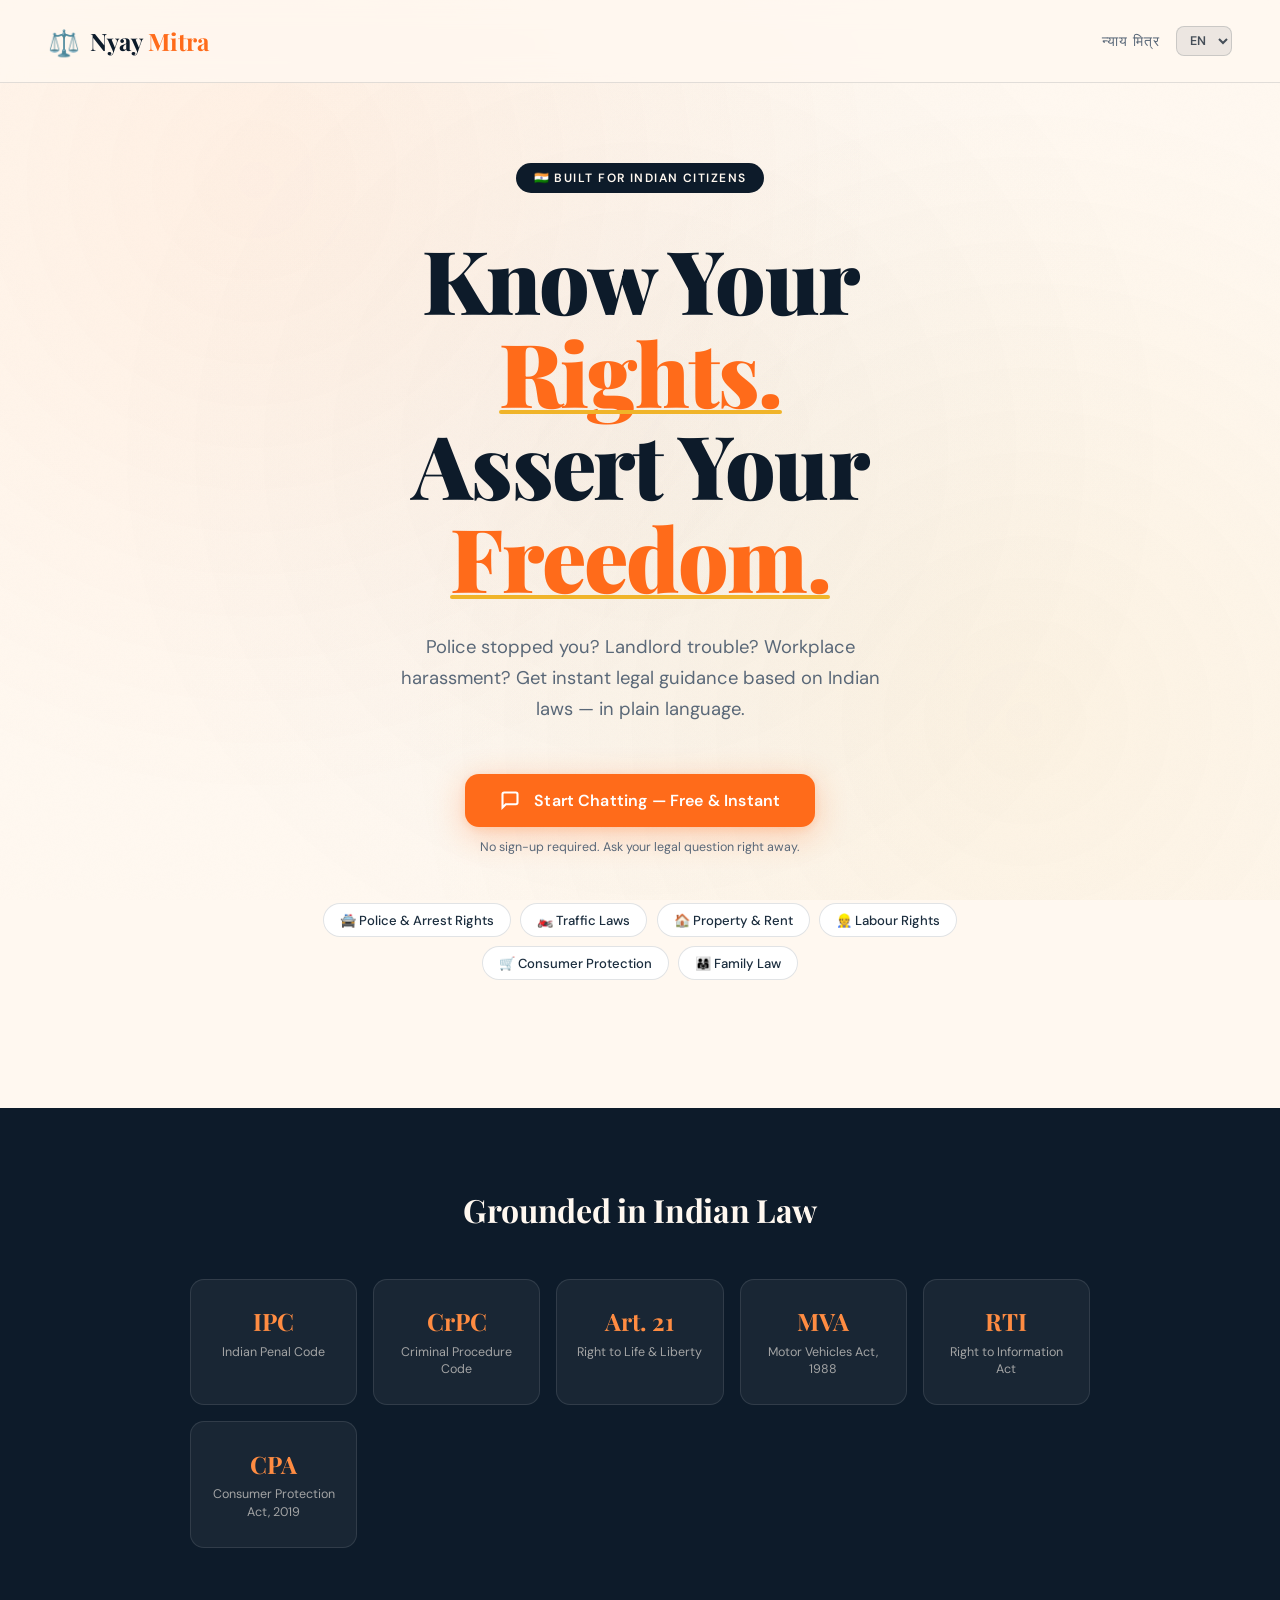
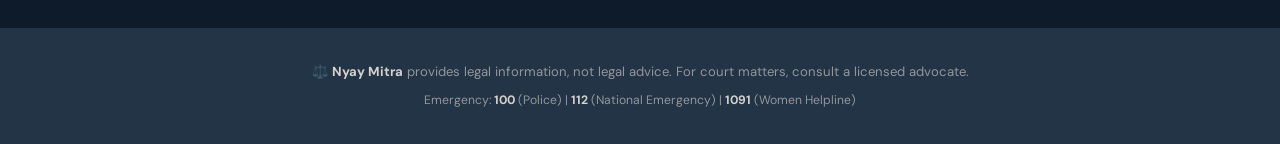
<file: index.html>
<!DOCTYPE html>
<html lang="en">
<head>
  <meta charset="UTF-8" />
  <meta name="viewport" content="width=device-width, initial-scale=1.0" />
  <title>Nyay Mitra — Your Legal Friend</title>
  <link rel="preconnect" href="https://fonts.googleapis.com">
  <link href="https://fonts.googleapis.com/css2?family=Playfair+Display:wght@400;700;900&family=DM+Sans:wght@300;400;500;600&display=swap" rel="stylesheet">
  <link rel="stylesheet" href="css/index.css" />
</head>
<body>
  <!-- Background pattern -->
  <div class="bg-pattern"></div>
  <div class="grain"></div>

  <!-- Nav -->
  <nav class="navbar">
    <div class="logo">
      <span class="logo-icon">⚖️</span>
      <span class="logo-text">Nyay <span class="accent">Mitra</span></span>
    </div>
    <div class="nav-right" style="display:flex;align-items:center;gap:1rem;">
      <div class="nav-tagline" data-i18n="navTagline">न्याय मित्र</div>
      <div id="langSwitcherContainer"></div>
    </div>
  </nav>

  <!-- Hero -->
  <main class="hero">
    <div class="hero-badge" data-i18n="heroBadge">🇮🇳 Built for Indian Citizens</div>
    <h1 class="hero-title">
      <span data-i18n="heroTitle1">Know Your</span><br/>
      <span class="title-highlight" data-i18n="heroTitle2">Rights.</span><br/>
      <span data-i18n="heroTitle3">Assert Your</span><br/>
      <span class="title-highlight" data-i18n="heroTitle4">Freedom.</span>
    </h1>
    <p class="hero-sub" data-i18n="heroSub">
      Police stopped you? Landlord trouble? Workplace harassment?
      Get instant legal guidance based on Indian laws — in plain language.
    </p>

    <div class="cta-block">
      <a href="chat.html" class="start-btn">
        <svg width="20" height="20" viewBox="0 0 24 24" fill="none" stroke="currentColor" stroke-width="2.5">
          <path d="M21 15a2 2 0 0 1-2 2H7l-4 4V5a2 2 0 0 1 2-2h14a2 2 0 0 1 2 2z"/>
        </svg>
        <span data-i18n="startBtn">Start Chatting — Free &amp; Instant</span>
      </a>
      <p class="login-note" data-i18n="loginNote">No sign-up required. Ask your legal question right away.</p>
    </div>

    <!-- Feature pills -->
    <div class="features-row">
      <div class="feature-pill" data-i18n="pill1">🚔 Police &amp; Arrest Rights</div>
      <div class="feature-pill" data-i18n="pill2">🏍️ Traffic Laws</div>
      <div class="feature-pill" data-i18n="pill3">🏠 Property &amp; Rent</div>
      <div class="feature-pill" data-i18n="pill4">👷 Labour Rights</div>
      <div class="feature-pill" data-i18n="pill5">🛒 Consumer Protection</div>
      <div class="feature-pill" data-i18n="pill6">👨‍👩‍👧 Family Law</div>
    </div>
  </main>

  <!-- Laws section -->
  <section class="laws-section">
    <h2 class="laws-title" data-i18n="lawsTitle">Grounded in Indian Law</h2>
    <div class="laws-grid">
      <div class="law-card">
        <div class="law-num">IPC</div>
        <div class="law-name">Indian Penal Code</div>
      </div>
      <div class="law-card">
        <div class="law-num">CrPC</div>
        <div class="law-name">Criminal Procedure Code</div>
      </div>
      <div class="law-card">
        <div class="law-num">Art. 21</div>
        <div class="law-name">Right to Life &amp; Liberty</div>
      </div>
      <div class="law-card">
        <div class="law-num">MVA</div>
        <div class="law-name">Motor Vehicles Act, 1988</div>
      </div>
      <div class="law-card">
        <div class="law-num">RTI</div>
        <div class="law-name">Right to Information Act</div>
      </div>
      <div class="law-card">
        <div class="law-num">CPA</div>
        <div class="law-name">Consumer Protection Act, 2019</div>
      </div>
    </div>
  </section>

  <!-- Footer -->
  <footer class="footer">
    <p data-i18n="footerDisclaimer" data-i18n-html="true">⚖️ <strong>Nyay Mitra</strong> provides legal information, not legal advice. For court matters, consult a licensed advocate.</p>
    <p class="footer-small" data-i18n="footerEmergency" data-i18n-html="true">Emergency: <strong>100</strong> (Police) | <strong>112</strong> (National Emergency) | <strong>1091</strong> (Women Helpline)</p>
  </footer>

  <script src="js/i18n.js"></script>
  <script>
    LangManager.init();
    buildLangSwitcher('langSwitcherContainer');
    applyTranslations();
  </script>
</body>
</html>
</file>
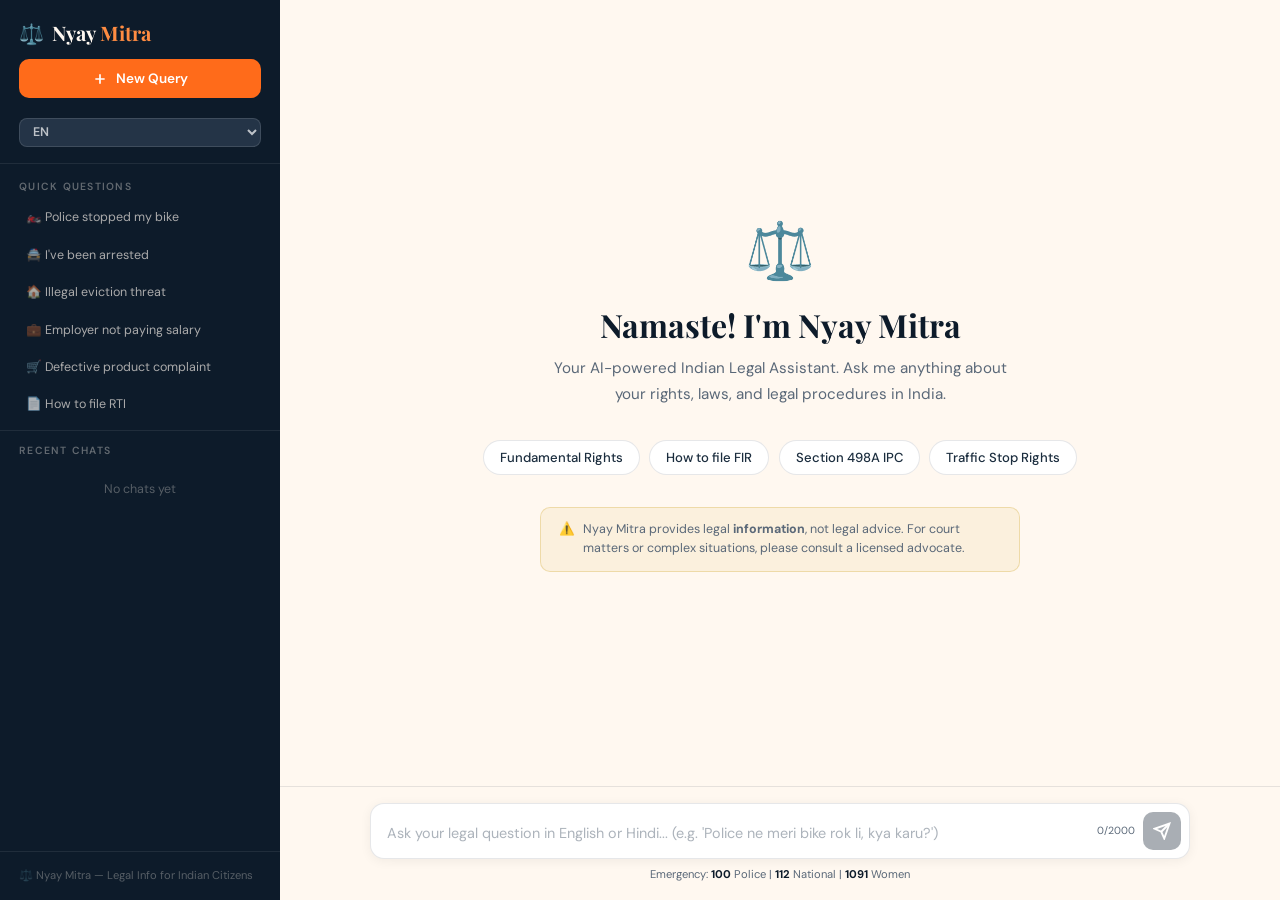
<file: chat.html>
<!DOCTYPE html>
<html lang="en">
<head>
  <meta charset="UTF-8" />
  <meta name="viewport" content="width=device-width, initial-scale=1.0" />
  <title>Nyay Mitra — Chat</title>
  <link rel="preconnect" href="https://fonts.googleapis.com">
  <link href="https://fonts.googleapis.com/css2?family=Playfair+Display:wght@400;700&family=DM+Sans:wght@300;400;500;600&family=DM+Mono:wght@400;500&display=swap" rel="stylesheet">
  <link rel="stylesheet" href="css/chat.css" />
</head>
<body>
  <!-- Sidebar -->
  <aside class="sidebar" id="sidebar">
    <div class="sidebar-header">
      <a href="/" class="sidebar-logo">
        <span>⚖️</span>
        <span class="sidebar-logo-text">Nyay <span class="acc">Mitra</span></span>
      </a>
      <button class="new-chat-btn" id="newChatBtn" title="New Chat">
        <svg width="16" height="16" viewBox="0 0 24 24" fill="none" stroke="currentColor" stroke-width="2.5">
          <path d="M12 5v14M5 12h14"/>
        </svg>
        <span data-i18n="newQuery">New Query</span>
      </button>
      <!-- Language switcher injected here -->
      <div id="langSwitcherContainer"></div>
    </div>

    <!-- Quick questions -->
    <div class="quick-section">
      <div class="quick-label" data-i18n="quickLabel">Quick Questions</div>
      <div class="quick-items">
        <button class="quick-item" data-i18n-data-q="q1text" data-q="Police just stopped my bike. What are my rights and what documents do I need to show?"><span data-i18n="q1">🏍️ Police stopped my bike</span></button>
        <button class="quick-item" data-i18n-data-q="q2text" data-q="I have been arrested. What are my rights during arrest under Indian law?"><span data-i18n="q2">🚔 I've been arrested</span></button>
        <button class="quick-item" data-i18n-data-q="q3text" data-q="My landlord is trying to evict me illegally. What are my rights as a tenant in India?"><span data-i18n="q3">🏠 Illegal eviction threat</span></button>
        <button class="quick-item" data-i18n-data-q="q4text" data-q="My employer is not paying my salary. What legal options do I have under Indian labour law?"><span data-i18n="q4">💼 Employer not paying salary</span></button>
        <button class="quick-item" data-i18n-data-q="q5text" data-q="I bought a defective product online. How can I file a consumer complaint in India?"><span data-i18n="q5">🛒 Defective product complaint</span></button>
        <button class="quick-item" data-i18n-data-q="q6text" data-q="I want to file an RTI application. How do I do it and what can I ask for?"><span data-i18n="q6">📄 How to file RTI</span></button>
      </div>
    </div>

    <!-- Chat history -->
    <div class="history-section">
      <div class="history-label" data-i18n="recentChats">Recent Chats</div>
      <div class="history-list" id="historyList">
        <div class="history-loading" data-i18n="loadingHistory">Loading history...</div>
      </div>
    </div>

    <!-- Sidebar footer -->
    <div class="sidebar-footer">
      <p class="sidebar-note">⚖️ Nyay Mitra — Legal Info for Indian Citizens</p>
    </div>
  </aside>

  <!-- Mobile toggle -->
  <button class="mobile-sidebar-toggle" id="sidebarToggle">
    <svg width="20" height="20" viewBox="0 0 24 24" fill="none" stroke="currentColor" stroke-width="2">
      <line x1="3" y1="6" x2="21" y2="6"/><line x1="3" y1="12" x2="21" y2="12"/><line x1="3" y1="18" x2="21" y2="18"/>
    </svg>
  </button>

  <!-- Main chat area -->
  <main class="chat-main">
    <!-- Welcome screen -->
    <div class="welcome-screen" id="welcomeScreen">
      <div class="welcome-icon">⚖️</div>
      <h2 class="welcome-title" data-i18n="welcomeTitle">Namaste! I'm Nyay Mitra</h2>
      <p class="welcome-sub" data-i18n="welcomeSub">Your AI-powered Indian Legal Assistant. Ask me anything about your rights, laws, and legal procedures in India.</p>
      <div class="welcome-chips">
        <div class="chip" id="chip1" data-i18n="chip1">Fundamental Rights</div>
        <div class="chip" id="chip2" data-i18n="chip2">How to file FIR</div>
        <div class="chip" id="chip3" data-i18n="chip3">Section 498A IPC</div>
        <div class="chip" id="chip4" data-i18n="chip4">Traffic Stop Rights</div>
      </div>
      <div class="disclaimer-box">
        <span>⚠️</span>
        <span data-i18n="disclaimer" data-i18n-html="true">Nyay Mitra provides legal <strong>information</strong>, not legal advice. For court matters or complex situations, please consult a licensed advocate.</span>
      </div>
    </div>

    <!-- Messages -->
    <div class="messages-container" id="messagesContainer" style="display:none;">
      <div class="messages-list" id="messagesList"></div>
    </div>

    <!-- Input area -->
    <div class="input-area">
      <div class="input-wrapper">
        <textarea
          id="messageInput"
          class="message-input"
          data-i18n-placeholder="inputPlaceholder"
          placeholder="Ask your legal question in English or Hindi..."
          rows="1"
          maxlength="2000"
        ></textarea>
        <div class="input-actions">
          <span class="char-count" id="charCount">0/2000</span>
          <button class="send-btn" id="sendBtn" disabled>
            <svg width="18" height="18" viewBox="0 0 24 24" fill="none" stroke="currentColor" stroke-width="2.5">
              <line x1="22" y1="2" x2="11" y2="13"/>
              <polygon points="22 2 15 22 11 13 2 9 22 2"/>
            </svg>
          </button>
        </div>
      </div>
      <p class="input-note" data-i18n="inputNote" data-i18n-html="true">Emergency: <strong>100</strong> Police | <strong>112</strong> National | <strong>1091</strong> Women</p>
    </div>
  </main>

  <script src="js/config.js"></script>
  <script src="js/i18n.js"></script>
  <script src="js/chat.js"></script>
</body>
</html>
</file>
<file: css/index.css>
*, *::before, *::after { box-sizing: border-box; margin: 0; padding: 0; }

:root {
  --saffron: #FF6B1A;
  --saffron-light: #FF8C42;
  --deep-navy: #0D1B2A;
  --navy: #1B2D3E;
  --navy-mid: #243447;
  --cream: #FFF8F0;
  --cream-dark: #F5EBD8;
  --gold: #C8960C;
  --gold-light: #F0B429;
  --green: #2ECC71;
  --text-primary: #0D1B2A;
  --text-muted: #5A6878;
  --border: rgba(13,27,42,0.12);
}

html { scroll-behavior: smooth; }

body {
  font-family: 'DM Sans', sans-serif;
  background: var(--cream);
  color: var(--text-primary);
  min-height: 100vh;
  overflow-x: hidden;
  position: relative;
}

/* Background pattern - Ashoka Chakra-inspired */
.bg-pattern {
  position: fixed;
  inset: 0;
  background-image:
    radial-gradient(circle at 20% 20%, rgba(255,107,26,0.06) 0%, transparent 50%),
    radial-gradient(circle at 80% 80%, rgba(200,150,12,0.06) 0%, transparent 50%),
    radial-gradient(circle at 50% 50%, rgba(13,27,42,0.03) 0%, transparent 70%);
  pointer-events: none;
  z-index: 0;
}

.grain {
  position: fixed;
  inset: 0;
  background-image: url("data:image/svg+xml,%3Csvg viewBox='0 0 512 512' xmlns='http://www.w3.org/2000/svg'%3E%3Cfilter id='noise'%3E%3CfeTurbulence type='fractalNoise' baseFrequency='0.9' numOctaves='4' stitchTiles='stitch'/%3E%3C/filter%3E%3Crect width='100%25' height='100%25' filter='url(%23noise)' opacity='0.04'/%3E%3C/svg%3E");
  pointer-events: none;
  z-index: 0;
  opacity: 0.4;
}

/* Navbar */
.navbar {
  position: relative;
  z-index: 10;
  display: flex;
  justify-content: space-between;
  align-items: center;
  padding: 1.5rem 3rem;
  border-bottom: 1px solid var(--border);
  background: rgba(255,248,240,0.8);
  backdrop-filter: blur(12px);
  position: sticky;
  top: 0;
}

.logo {
  display: flex;
  align-items: center;
  gap: 0.6rem;
  font-family: 'Playfair Display', serif;
  font-size: 1.5rem;
  font-weight: 700;
  color: var(--deep-navy);
}

.logo-icon { font-size: 1.6rem; }

.accent { color: var(--saffron); }

.nav-tagline {
  font-size: 0.85rem;
  color: var(--text-muted);
  letter-spacing: 0.08em;
  font-weight: 500;
}

/* Hero */
.hero {
  position: relative;
  z-index: 1;
  max-width: 780px;
  margin: 0 auto;
  padding: 5rem 2rem 4rem;
  text-align: center;
}

.hero-badge {
  display: inline-flex;
  align-items: center;
  gap: 0.4rem;
  background: var(--deep-navy);
  color: var(--cream);
  font-size: 0.75rem;
  font-weight: 600;
  letter-spacing: 0.12em;
  text-transform: uppercase;
  padding: 0.45rem 1.1rem;
  border-radius: 100px;
  margin-bottom: 2.5rem;
  animation: fadeDown 0.6s ease both;
}

.hero-title {
  font-family: 'Playfair Display', serif;
  font-size: clamp(3rem, 8vw, 5.5rem);
  font-weight: 900;
  line-height: 1.05;
  letter-spacing: -0.02em;
  color: var(--deep-navy);
  margin-bottom: 1.8rem;
  animation: fadeUp 0.7s ease 0.1s both;
}

.title-highlight {
  color: var(--saffron);
  position: relative;
  display: inline-block;
}

.title-highlight::after {
  content: '';
  position: absolute;
  bottom: 4px;
  left: 0;
  right: 0;
  height: 4px;
  background: var(--gold-light);
  border-radius: 2px;
  transform: scaleX(0);
  animation: lineGrow 0.5s ease 0.8s both;
}

.hero-sub {
  font-size: 1.15rem;
  line-height: 1.7;
  color: var(--text-muted);
  max-width: 520px;
  margin: 0 auto 3rem;
  animation: fadeUp 0.7s ease 0.2s both;
}

/* CTA */
.cta-block {
  display: flex;
  flex-direction: column;
  align-items: center;
  gap: 0.8rem;
  margin-bottom: 3rem;
  animation: fadeUp 0.7s ease 0.3s both;
}

.start-btn {
  display: inline-flex;
  align-items: center;
  gap: 0.9rem;
  background: var(--saffron, #FF6B1A);
  color: white;
  text-decoration: none;
  padding: 1rem 2.2rem;
  border-radius: 14px;
  font-size: 1rem;
  font-weight: 600;
  letter-spacing: 0.01em;
  border: none;
  transition: all 0.25s ease;
  box-shadow: 0 8px 32px rgba(255,107,26,0.3), 0 2px 8px rgba(255,107,26,0.15);
}

.start-btn:hover {
  background: var(--deep-navy, #0D1B2A);
  transform: translateY(-2px);
  box-shadow: 0 12px 40px rgba(13,27,42,0.35);
}

.login-note {
  font-size: 0.78rem;
  color: var(--text-muted);
  font-weight: 400;
}

/* Feature pills */
.features-row {
  display: flex;
  flex-wrap: wrap;
  justify-content: center;
  gap: 0.6rem;
  animation: fadeUp 0.7s ease 0.4s both;
}

.feature-pill {
  background: white;
  border: 1.5px solid var(--border);
  color: var(--navy);
  font-size: 0.82rem;
  font-weight: 500;
  padding: 0.45rem 1rem;
  border-radius: 100px;
  transition: all 0.2s;
  cursor: default;
}

.feature-pill:hover {
  border-color: var(--saffron);
  color: var(--saffron);
  background: rgba(255,107,26,0.04);
  transform: translateY(-1px);
}

/* Laws section */
.laws-section {
  position: relative;
  z-index: 1;
  background: var(--deep-navy);
  padding: 5rem 2rem;
  text-align: center;
  margin-top: 4rem;
}

.laws-title {
  font-family: 'Playfair Display', serif;
  font-size: 2rem;
  font-weight: 700;
  color: var(--cream);
  margin-bottom: 3rem;
  letter-spacing: -0.01em;
}

.laws-grid {
  display: grid;
  grid-template-columns: repeat(auto-fit, minmax(160px, 1fr));
  gap: 1rem;
  max-width: 900px;
  margin: 0 auto;
}

.law-card {
  background: rgba(255,255,255,0.05);
  border: 1px solid rgba(255,255,255,0.1);
  border-radius: 14px;
  padding: 1.6rem 1rem;
  transition: all 0.25s ease;
  cursor: default;
}

.law-card:hover {
  background: rgba(255,107,26,0.12);
  border-color: rgba(255,107,26,0.3);
  transform: translateY(-3px);
}

.law-num {
  font-family: 'Playfair Display', serif;
  font-size: 1.5rem;
  font-weight: 700;
  color: var(--saffron-light);
  margin-bottom: 0.4rem;
}

.law-name {
  font-size: 0.78rem;
  color: rgba(255,248,240,0.6);
  font-weight: 400;
  line-height: 1.4;
}

/* Footer */
.footer {
  background: var(--navy-mid);
  padding: 2rem;
  text-align: center;
  color: rgba(255,248,240,0.5);
  font-size: 0.82rem;
  line-height: 1.8;
}

.footer strong { color: rgba(255,248,240,0.8); }

.footer-small { font-size: 0.76rem; margin-top: 0.4rem; }

/* Animations */
@keyframes fadeDown {
  from { opacity: 0; transform: translateY(-16px); }
  to { opacity: 1; transform: translateY(0); }
}

@keyframes fadeUp {
  from { opacity: 0; transform: translateY(20px); }
  to { opacity: 1; transform: translateY(0); }
}

@keyframes lineGrow {
  to { transform: scaleX(1); }
}

@media (max-width: 640px) {
  .navbar { padding: 1.2rem 1.5rem; }
  .hero { padding: 3rem 1.5rem 3rem; }
  .laws-grid { grid-template-columns: repeat(2, 1fr); }
}

/* ====== LANGUAGE DROPDOWN ====== */
.lang-dropdown-wrapper {
  display: flex;
  align-items: center;
}

.lang-dropdown {
  background: rgba(13,27,42,0.08);
  border: 1.5px solid rgba(13,27,42,0.15);
  border-radius: 8px;
  color: rgba(13,27,42,0.75);
  font-size: 0.78rem;
  font-weight: 600;
  padding: 0.3rem 0.55rem;
  cursor: pointer;
  font-family: 'DM Sans', sans-serif;
  transition: all 0.18s ease;
  outline: none;
  appearance: auto;
}

.lang-dropdown:hover,
.lang-dropdown:focus {
  border-color: var(--saffron, #FF6B1A);
  color: var(--deep-navy, #0D1B2A);
  background: rgba(255,107,26,0.06);
}
</file>
<file: css/chat.css>
*, *::before, *::after { box-sizing: border-box; margin: 0; padding: 0; }

:root {
  --saffron: #FF6B1A;
  --saffron-light: #FF8C42;
  --deep-navy: #0D1B2A;
  --navy: #1B2D3E;
  --navy-mid: #243447;
  --navy-light: #2E4260;
  --cream: #FFF8F0;
  --cream-dark: #F5EBD8;
  --gold: #C8960C;
  --gold-light: #F0B429;
  --green: #2DD4A0;
  --sidebar-w: 280px;
  --text-primary: #0D1B2A;
  --text-muted: #5A6878;
  --border: rgba(13,27,42,0.1);
  --border-dark: rgba(255,255,255,0.08);
}

html, body { height: 100%; overflow: hidden; }

body {
  font-family: 'DM Sans', sans-serif;
  background: var(--cream);
  display: flex;
  color: var(--text-primary);
}

/* ====== SIDEBAR ====== */
.sidebar {
  width: var(--sidebar-w);
  background: var(--deep-navy);
  height: 100vh;
  display: flex;
  flex-direction: column;
  flex-shrink: 0;
  overflow: hidden;
  position: relative;
  z-index: 100;
  transition: transform 0.3s ease;
}

.sidebar-header {
  padding: 1.2rem 1.2rem 1rem;
  border-bottom: 1px solid var(--border-dark);
  display: flex;
  flex-direction: column;
  gap: 0.8rem;
}

.sidebar-logo {
  display: flex;
  align-items: center;
  gap: 0.5rem;
  font-family: 'Playfair Display', serif;
  font-size: 1.25rem;
  font-weight: 700;
  color: var(--cream);
  text-decoration: none;
}

.sidebar-logo-text { color: var(--cream); }

.acc { color: var(--saffron-light); }

.new-chat-btn {
  display: flex;
  align-items: center;
  justify-content: center;
  gap: 0.5rem;
  width: 100%;
  padding: 0.7rem;
  background: var(--saffron);
  color: white;
  border: none;
  border-radius: 10px;
  font-family: 'DM Sans', sans-serif;
  font-size: 0.85rem;
  font-weight: 600;
  cursor: pointer;
  transition: all 0.2s;
}

.new-chat-btn:hover { background: var(--saffron-light); transform: translateY(-1px); }

/* Quick section */
.quick-section {
  padding: 1rem 1rem 0.5rem;
  border-bottom: 1px solid var(--border-dark);
}

.quick-label, .history-label {
  font-size: 0.65rem;
  font-weight: 600;
  letter-spacing: 0.12em;
  text-transform: uppercase;
  color: rgba(255,248,240,0.35);
  margin-bottom: 0.5rem;
  padding: 0 0.2rem;
}

.quick-items { display: flex; flex-direction: column; gap: 0.25rem; }

.quick-item {
  text-align: left;
  background: none;
  border: none;
  color: rgba(255,248,240,0.65);
  font-family: 'DM Sans', sans-serif;
  font-size: 0.78rem;
  padding: 0.5rem 0.6rem;
  border-radius: 8px;
  cursor: pointer;
  transition: all 0.15s;
  line-height: 1.4;
}

.quick-item:hover {
  background: rgba(255,107,26,0.12);
  color: var(--saffron-light);
}

/* History section */
.history-section {
  flex: 1;
  overflow-y: auto;
  padding: 0.8rem 1rem;
}

.history-section::-webkit-scrollbar { width: 3px; }
.history-section::-webkit-scrollbar-track { background: transparent; }
.history-section::-webkit-scrollbar-thumb { background: rgba(255,255,255,0.1); border-radius: 2px; }

.history-loading {
  font-size: 0.78rem;
  color: rgba(255,248,240,0.3);
  text-align: center;
  padding: 1rem 0;
}

.history-item {
  display: flex;
  align-items: center;
  gap: 0.5rem;
  padding: 0.5rem 0.6rem;
  border-radius: 8px;
  cursor: pointer;
  transition: all 0.15s;
  margin-bottom: 0.2rem;
  position: relative;
}

.history-item:hover { background: rgba(255,255,255,0.05); }

.history-item.active { background: rgba(255,107,26,0.15); }

.history-dot {
  width: 6px;
  height: 6px;
  border-radius: 50%;
  background: rgba(255,248,240,0.2);
  flex-shrink: 0;
}

.history-dot.traffic { background: #60A5FA; }
.history-dot.criminal { background: #F87171; }
.history-dot.consumer { background: #34D399; }
.history-dot.labour { background: #FBBF24; }
.history-dot.property { background: #A78BFA; }
.history-dot.family { background: #F472B6; }
.history-dot.constitutional { background: #FB923C; }
.history-dot.general { background: #94A3B8; }

.history-title {
  font-size: 0.78rem;
  color: rgba(255,248,240,0.6);
  flex: 1;
  overflow: hidden;
  text-overflow: ellipsis;
  white-space: nowrap;
}

.history-item.active .history-title { color: rgba(255,248,240,0.9); }

.history-delete {
  background: none;
  border: none;
  color: rgba(255,248,240,0.2);
  cursor: pointer;
  padding: 2px;
  border-radius: 4px;
  opacity: 0;
  transition: all 0.15s;
  font-size: 14px;
  line-height: 1;
}

.history-item:hover .history-delete { opacity: 1; }
.history-delete:hover { color: #F87171; background: rgba(248,113,113,0.1); }

/* Sidebar footer */
.sidebar-footer {
  padding: 1rem 1.2rem;
  border-top: 1px solid var(--border-dark);
  display: flex;
  align-items: center;
}

.sidebar-note {
  font-size: 0.7rem;
  color: rgba(255,248,240,0.3);
  line-height: 1.4;
}

/* Mobile toggle */
.mobile-sidebar-toggle {
  display: none;
  position: fixed;
  top: 1rem;
  left: 1rem;
  z-index: 200;
  background: var(--deep-navy);
  color: var(--cream);
  border: none;
  width: 40px;
  height: 40px;
  border-radius: 10px;
  cursor: pointer;
  align-items: center;
  justify-content: center;
}

/* ====== CHAT MAIN ====== */
.chat-main {
  flex: 1;
  display: flex;
  flex-direction: column;
  height: 100vh;
  overflow: hidden;
  position: relative;
}

/* Welcome screen */
.welcome-screen {
  flex: 1;
  display: flex;
  flex-direction: column;
  align-items: center;
  justify-content: center;
  padding: 2rem;
  text-align: center;
  overflow-y: auto;
}

.welcome-icon {
  font-size: 3.5rem;
  margin-bottom: 1rem;
  animation: float 3s ease-in-out infinite;
}

.welcome-title {
  font-family: 'Playfair Display', serif;
  font-size: 2rem;
  font-weight: 700;
  color: var(--deep-navy);
  margin-bottom: 0.6rem;
}

.welcome-sub {
  font-size: 0.95rem;
  color: var(--text-muted);
  max-width: 460px;
  line-height: 1.7;
  margin-bottom: 2rem;
}

.welcome-chips {
  display: flex;
  flex-wrap: wrap;
  justify-content: center;
  gap: 0.6rem;
  margin-bottom: 2rem;
}

.chip {
  background: white;
  border: 1.5px solid var(--border);
  color: var(--navy);
  font-size: 0.82rem;
  font-weight: 500;
  padding: 0.5rem 1rem;
  border-radius: 100px;
  cursor: pointer;
  transition: all 0.2s;
}

.chip:hover {
  border-color: var(--saffron);
  background: rgba(255,107,26,0.04);
  color: var(--saffron);
  transform: translateY(-1px);
}

.disclaimer-box {
  display: flex;
  align-items: flex-start;
  gap: 0.5rem;
  background: rgba(200,150,12,0.08);
  border: 1px solid rgba(200,150,12,0.25);
  border-radius: 10px;
  padding: 0.8rem 1.1rem;
  font-size: 0.78rem;
  color: var(--text-muted);
  max-width: 480px;
  text-align: left;
  line-height: 1.5;
}

/* Messages container */
.messages-container {
  flex: 1;
  overflow-y: auto;
  padding: 1.5rem 1.5rem 0;
  scroll-behavior: smooth;
}

.messages-container::-webkit-scrollbar { width: 4px; }
.messages-container::-webkit-scrollbar-track { background: transparent; }
.messages-container::-webkit-scrollbar-thumb { background: var(--border); border-radius: 2px; }

.messages-list { display: flex; flex-direction: column; gap: 1.2rem; max-width: 820px; margin: 0 auto; }

/* Message bubbles */
.message { display: flex; gap: 0.8rem; animation: msgIn 0.3s ease; }

.message.user { flex-direction: row-reverse; }

.msg-avatar {
  width: 34px;
  height: 34px;
  border-radius: 50%;
  display: flex;
  align-items: center;
  justify-content: center;
  font-size: 0.9rem;
  flex-shrink: 0;
  margin-top: 2px;
}

.message.assistant .msg-avatar {
  background: var(--deep-navy);
  color: var(--saffron-light);
  font-size: 1rem;
}

.message.user .msg-avatar {
  overflow: hidden;
  border: 2px solid rgba(255,107,26,0.3);
}

.message.user .msg-avatar img { width: 100%; height: 100%; object-fit: cover; }

.msg-bubble {
  max-width: 75%;
  padding: 1rem 1.2rem;
  border-radius: 16px;
  line-height: 1.7;
  font-size: 0.9rem;
}

.message.user .msg-bubble {
  background: var(--deep-navy);
  color: var(--cream);
  border-bottom-right-radius: 4px;
  display: flex;
  align-items: center;
  justify-content: center;
}

.message.assistant .msg-bubble {
  background: white;
  color: var(--text-primary);
  border: 1px solid var(--border);
  border-bottom-left-radius: 4px;
  box-shadow: 0 2px 12px rgba(0,0,0,0.05);
}

/* Markdown-like formatting in AI responses */
.msg-bubble strong { font-weight: 600; color: var(--deep-navy); }
.message.user .msg-bubble strong { color: var(--cream); }

.msg-bubble .msg-section { margin: 0.6rem 0; }

.msg-bubble h3 {
  font-family: 'Playfair Display', serif;
  font-size: 0.95rem;
  font-weight: 700;
  color: var(--deep-navy);
  margin: 0.8rem 0 0.3rem;
}

.msg-bubble ul, .msg-bubble ol {
  padding-left: 1.2rem;
  margin: 0.4rem 0;
}

.msg-bubble li { margin: 0.25rem 0; }

.msg-bubble code {
  font-family: 'DM Mono', monospace;
  background: rgba(13,27,42,0.06);
  padding: 0.15em 0.4em;
  border-radius: 4px;
  font-size: 0.85em;
}

.msg-bubble .law-cite {
  display: inline-flex;
  align-items: center;
  gap: 0.3em;
  background: rgba(255,107,26,0.08);
  color: var(--saffron);
  border: 1px solid rgba(255,107,26,0.2);
  border-radius: 5px;
  padding: 0.1em 0.5em;
  font-size: 0.8em;
  font-weight: 600;
}

.msg-time {
  font-size: 0.68rem;
  color: var(--text-muted);
  margin-top: 0.4rem;
  padding: 0 0.2rem;
}

.message.user .msg-time { text-align: right; }

/* Category badge in message */
.category-badge {
  display: inline-flex;
  align-items: center;
  gap: 0.25rem;
  background: rgba(13,27,42,0.06);
  border: 1px solid var(--border);
  color: var(--text-muted);
  font-size: 0.68rem;
  font-weight: 600;
  text-transform: uppercase;
  letter-spacing: 0.08em;
  padding: 0.2rem 0.6rem;
  border-radius: 100px;
  margin-bottom: 0.5rem;
  display: block;
}

/* Typing indicator */
.typing-indicator {
  display: flex;
  gap: 0.8rem;
  align-items: center;
  animation: msgIn 0.3s ease;
}

.typing-bubble {
  background: white;
  border: 1px solid var(--border);
  border-radius: 16px;
  border-bottom-left-radius: 4px;
  padding: 0.8rem 1rem;
  display: flex;
  gap: 5px;
  align-items: center;
}

.typing-dot {
  width: 8px;
  height: 8px;
  border-radius: 50%;
  background: var(--saffron);
  animation: typingPulse 1.2s ease infinite;
}

.typing-dot:nth-child(2) { animation-delay: 0.2s; background: var(--gold-light); }
.typing-dot:nth-child(3) { animation-delay: 0.4s; background: var(--deep-navy); }

/* Input area */
.input-area {
  padding: 1rem 1.5rem 1.2rem;
  border-top: 1px solid var(--border);
  background: rgba(255,248,240,0.95);
  backdrop-filter: blur(8px);
}

.input-wrapper {
  max-width: 820px;
  margin: 0 auto;
  background: white;
  border: 1.5px solid var(--border);
  border-radius: 14px;
  display: flex;
  align-items: flex-end;
  padding: 0.5rem 0.5rem 0.5rem 1rem;
  gap: 0.5rem;
  transition: border-color 0.2s;
  box-shadow: 0 2px 12px rgba(0,0,0,0.06);
}

.input-wrapper:focus-within {
  border-color: var(--saffron);
  box-shadow: 0 0 0 3px rgba(255,107,26,0.1);
}

.message-input {
  flex: 1;
  border: none;
  outline: none;
  resize: none;
  font-family: 'DM Sans', sans-serif;
  font-size: 0.9rem;
  line-height: 1.6;
  color: var(--text-primary);
  background: transparent;
  max-height: 160px;
  overflow-y: auto;
  padding: 0.3rem 0;
}

.message-input::placeholder { color: rgba(90,104,120,0.5); }

.input-actions {
  display: flex;
  align-items: center;
  gap: 0.5rem;
  flex-shrink: 0;
}

.char-count {
  font-size: 0.65rem;
  color: var(--text-muted);
  font-variant-numeric: tabular-nums;
}

.send-btn {
  width: 38px;
  height: 38px;
  border-radius: 10px;
  border: none;
  background: var(--deep-navy);
  color: white;
  cursor: pointer;
  display: flex;
  align-items: center;
  justify-content: center;
  transition: all 0.2s;
  flex-shrink: 0;
}

.send-btn:enabled:hover { background: var(--saffron); transform: translateY(-1px); }
.send-btn:disabled { opacity: 0.35; cursor: not-allowed; }

.input-note {
  font-size: 0.7rem;
  color: var(--text-muted);
  text-align: center;
  margin-top: 0.5rem;
  max-width: 820px;
  margin-left: auto;
  margin-right: auto;
}

.input-note strong { color: var(--text-primary); }

/* Animations */
@keyframes float {
  0%, 100% { transform: translateY(0); }
  50% { transform: translateY(-8px); }
}

@keyframes msgIn {
  from { opacity: 0; transform: translateY(10px); }
  to { opacity: 1; transform: translateY(0); }
}

@keyframes typingPulse {
  0%, 60%, 100% { transform: scale(0.8); opacity: 0.4; }
  30% { transform: scale(1.2); opacity: 1; }
}

/* Mobile */
@media (max-width: 768px) {
  .sidebar {
    position: fixed;
    left: 0; top: 0; bottom: 0;
    transform: translateX(-100%);
  }
  .sidebar.open { transform: translateX(0); }
  .mobile-sidebar-toggle { display: flex; }
  .mobile-sidebar-toggle.hidden { display: none; }
  .chat-main { width: 100%; padding-top: 56px; }
  .welcome-screen { padding-top: 1rem; }
  .input-area { padding: 0.8rem 1rem 1rem; }
  .messages-container { padding: 1rem; }
  .msg-bubble { max-width: 88%; }
  .welcome-title { font-size: 1.5rem; }
}

/* ====== LANGUAGE DROPDOWN ====== */
.lang-dropdown-wrapper {
  display: flex;
  align-items: center;
  margin-top: 0.4rem;
}

.lang-dropdown {
  background: var(--navy-mid, rgba(255,255,255,0.07));
  border: 1.5px solid rgba(255,255,255,0.12);
  border-radius: 8px;
  color: rgba(255,255,255,0.7);
  font-size: 0.78rem;
  font-weight: 600;
  padding: 0.3rem 0.55rem;
  cursor: pointer;
  font-family: 'DM Sans', sans-serif;
  transition: all 0.18s ease;
  outline: none;
  appearance: auto;
  width: 100%;
}

.lang-dropdown option {
  background: #0D1B2A;
  color: #fff;
}

.lang-dropdown:hover,
.lang-dropdown:focus {
  border-color: var(--saffron, #FF6B1A);
  color: #fff;
}
</file>
